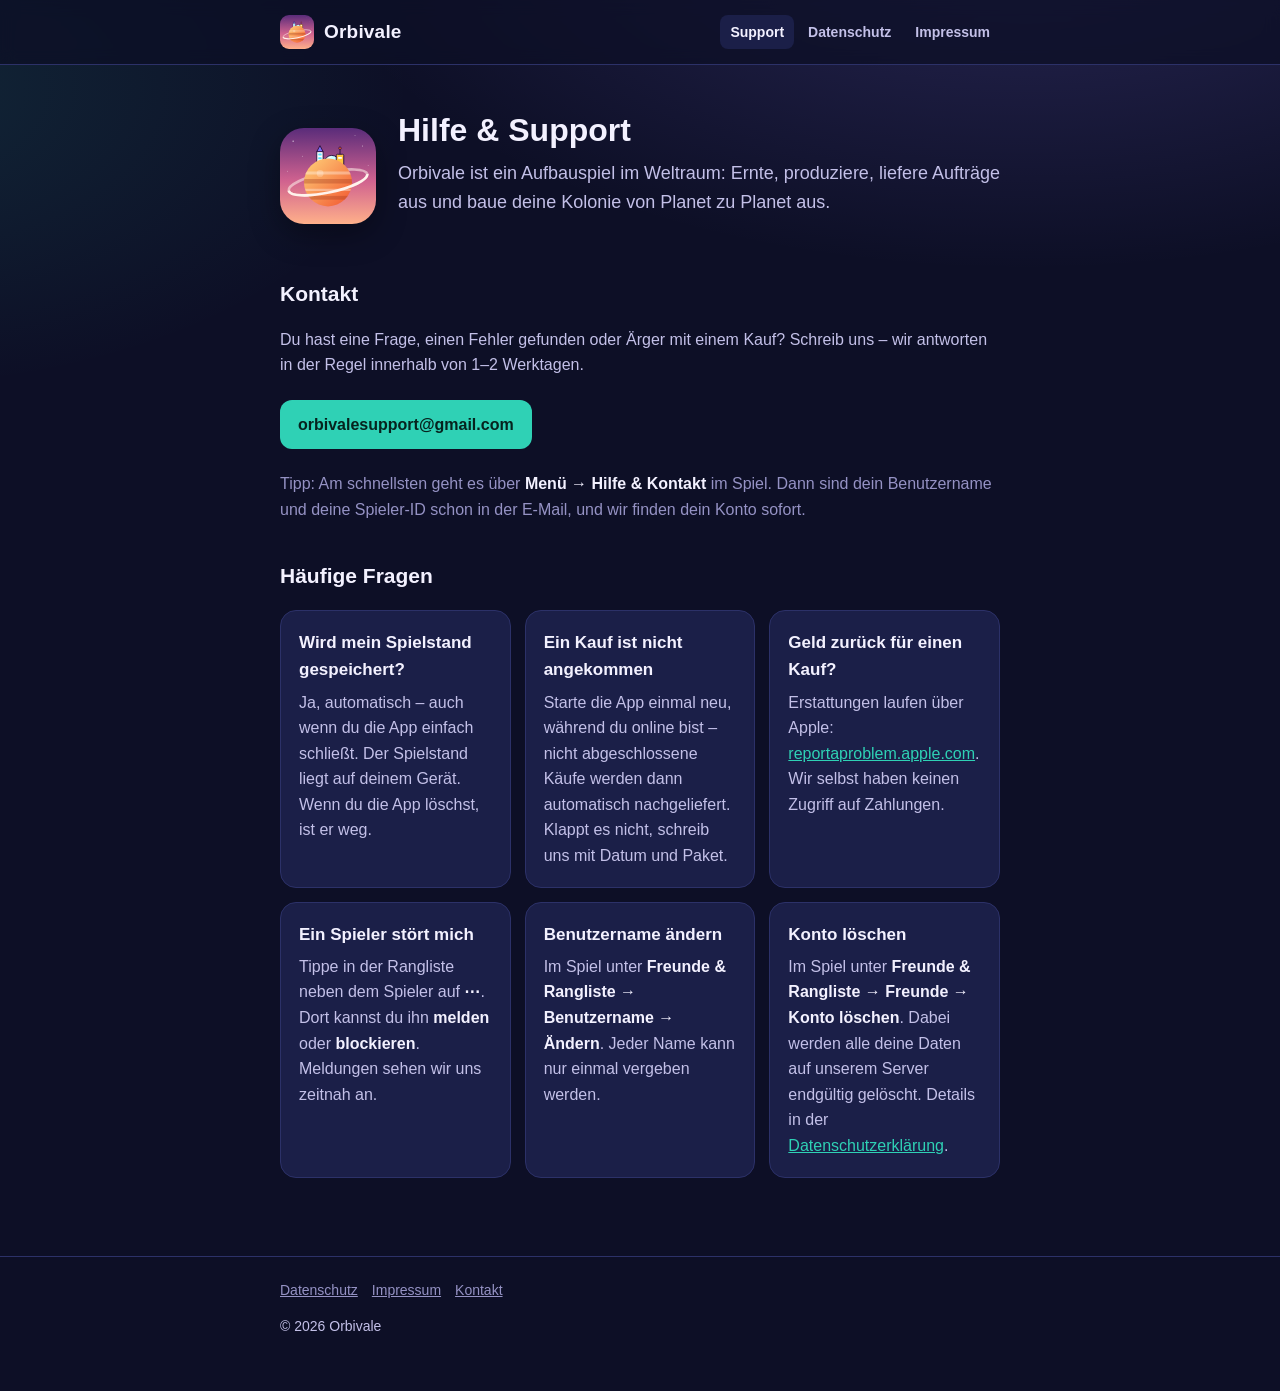
<file: index.html>
<!doctype html>
<html lang="de">
<head>
<meta charset="utf-8">
<meta name="viewport" content="width=device-width,initial-scale=1">
<title>Orbivale – Hilfe & Support</title>
<meta name="description" content="Orbivale – baue deine eigene Kolonie im Weltraum. Hilfe, Support und Kontakt.">
<link rel="icon" href="favicon.png">
<link rel="apple-touch-icon" href="apple-touch-icon.png">
<link rel="stylesheet" href="style.css">
</head>
<body>
<header><div class="wrap">
  <a class="brand" href="index.html"><img src="logo.svg" alt="">Orbivale</a>
  <nav><a href="index.html" aria-current="page">Support</a><a href="datenschutz.html">Datenschutz</a><a href="impressum.html">Impressum</a></nav>
</div></header>

<main><div class="wrap">
  <div class="hero">
    <img src="logo.svg" alt="Orbivale App-Symbol">
    <div>
      <h1>Hilfe &amp; Support</h1>
      <p class="lead">Orbivale ist ein Aufbauspiel im Weltraum: Ernte, produziere, liefere Aufträge aus und baue deine Kolonie von Planet zu Planet aus.</p>
    </div>
  </div>

  <h2>Kontakt</h2>
  <p>Du hast eine Frage, einen Fehler gefunden oder Ärger mit einem Kauf? Schreib uns – wir antworten in der Regel innerhalb von 1–2 Werktagen.</p>
  <p><a class="btn" href="mailto:orbivalesupport@gmail.com?subject=Orbivale%20Support">orbivalesupport@gmail.com</a></p>
  <p class="muted">Tipp: Am schnellsten geht es über <strong>Menü → Hilfe &amp; Kontakt</strong> im Spiel. Dann sind dein Benutzername und deine Spieler-ID schon in der E-Mail, und wir finden dein Konto sofort.</p>

  <h2>Häufige Fragen</h2>
  <div class="cards">
    <div class="card"><h3>Wird mein Spielstand gespeichert?</h3><p>Ja, automatisch – auch wenn du die App einfach schließt. Der Spielstand liegt auf deinem Gerät. Wenn du die App löschst, ist er weg.</p></div>
    <div class="card"><h3>Ein Kauf ist nicht angekommen</h3><p>Starte die App einmal neu, während du online bist – nicht abgeschlossene Käufe werden dann automatisch nachgeliefert. Klappt es nicht, schreib uns mit Datum und Paket.</p></div>
    <div class="card"><h3>Geld zurück für einen Kauf?</h3><p>Erstattungen laufen über Apple: <a href="https://reportaproblem.apple.com" rel="noopener">reportaproblem.apple.com</a>. Wir selbst haben keinen Zugriff auf Zahlungen.</p></div>
    <div class="card"><h3>Ein Spieler stört mich</h3><p>Tippe in der Rangliste neben dem Spieler auf <strong>⋯</strong>. Dort kannst du ihn <strong>melden</strong> oder <strong>blockieren</strong>. Meldungen sehen wir uns zeitnah an.</p></div>
    <div class="card"><h3>Benutzername ändern</h3><p>Im Spiel unter <strong>Freunde &amp; Rangliste → Benutzername → Ändern</strong>. Jeder Name kann nur einmal vergeben werden.</p></div>
    <div class="card"><h3>Konto löschen</h3><p>Im Spiel unter <strong>Freunde &amp; Rangliste → Freunde → Konto löschen</strong>. Dabei werden alle deine Daten auf unserem Server endgültig gelöscht. Details in der <a href="datenschutz.html">Datenschutzerklärung</a>.</p></div>
  </div>
</div></main>

<footer><div class="wrap">
  <a href="datenschutz.html">Datenschutz</a><a href="impressum.html">Impressum</a><a href="mailto:orbivalesupport@gmail.com">Kontakt</a>
  <p>© 2026 Orbivale</p>
</div></footer>
</body>
</html>
</file>
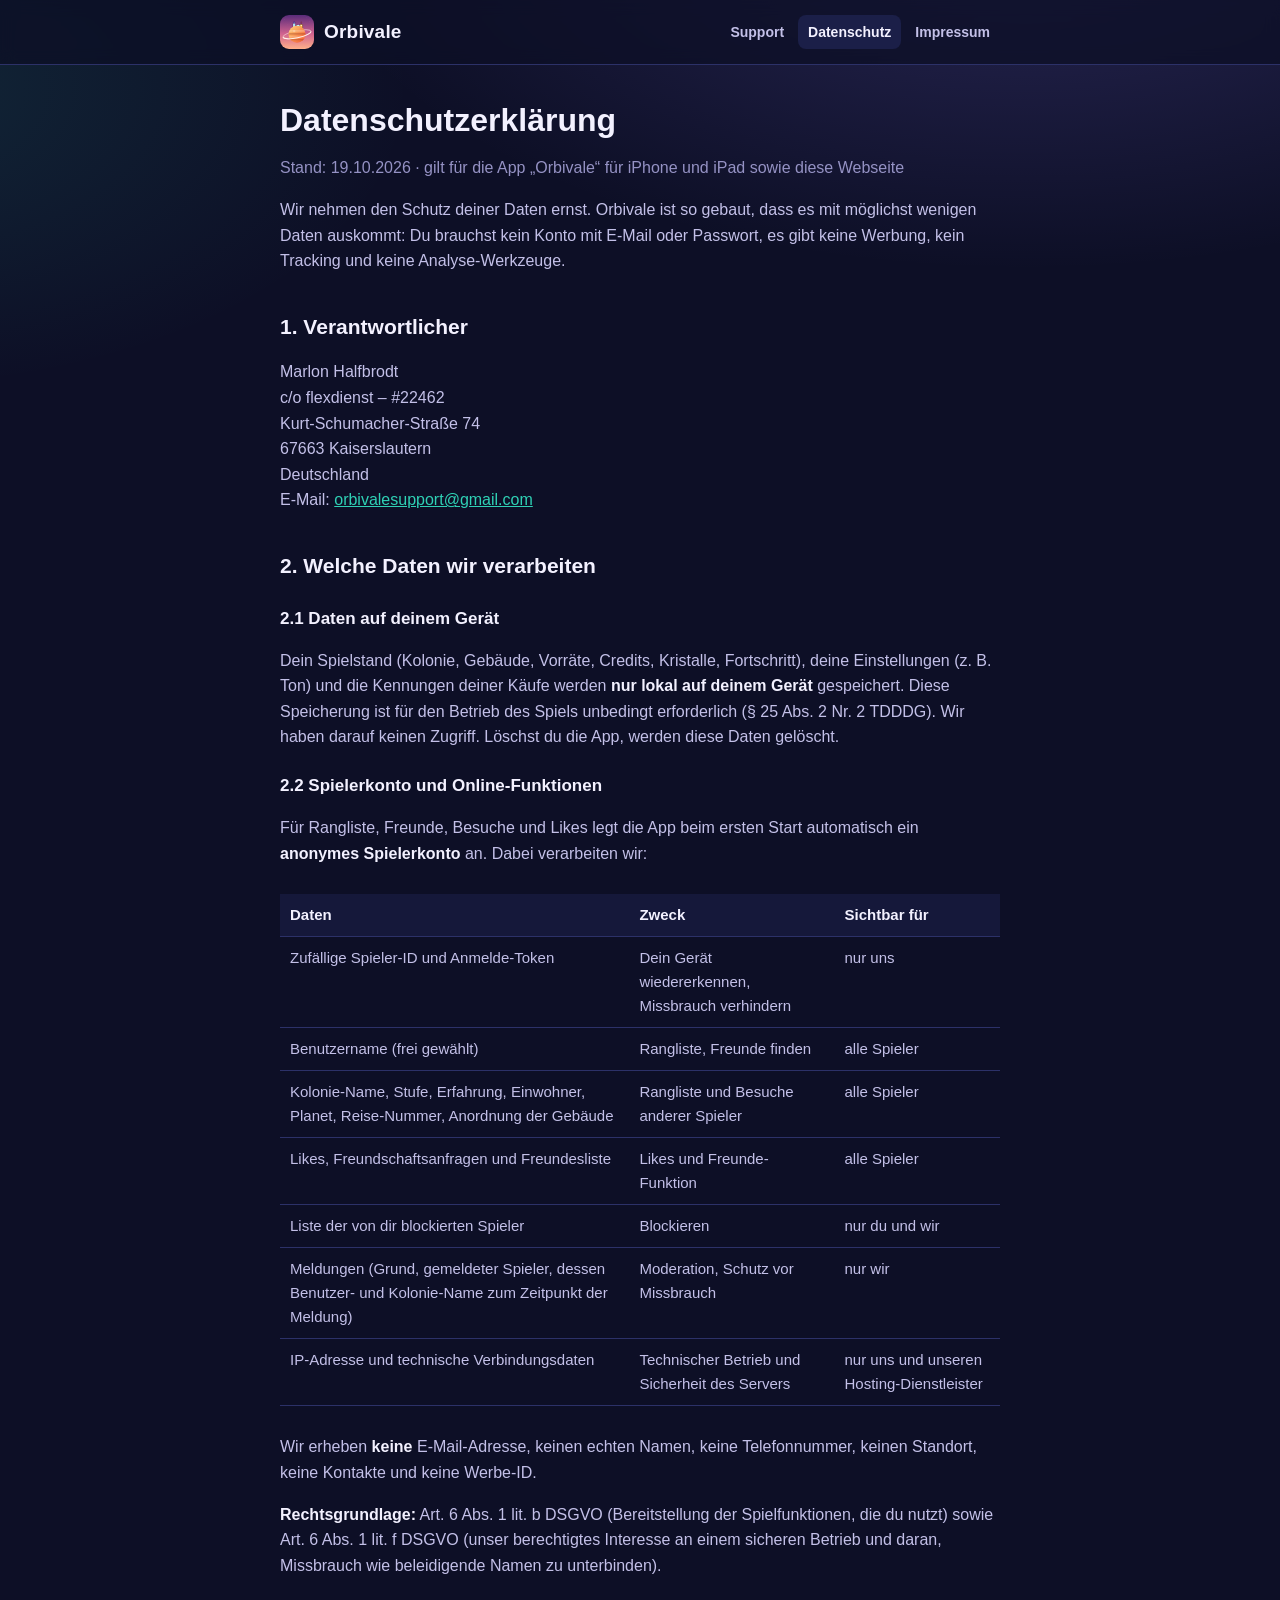
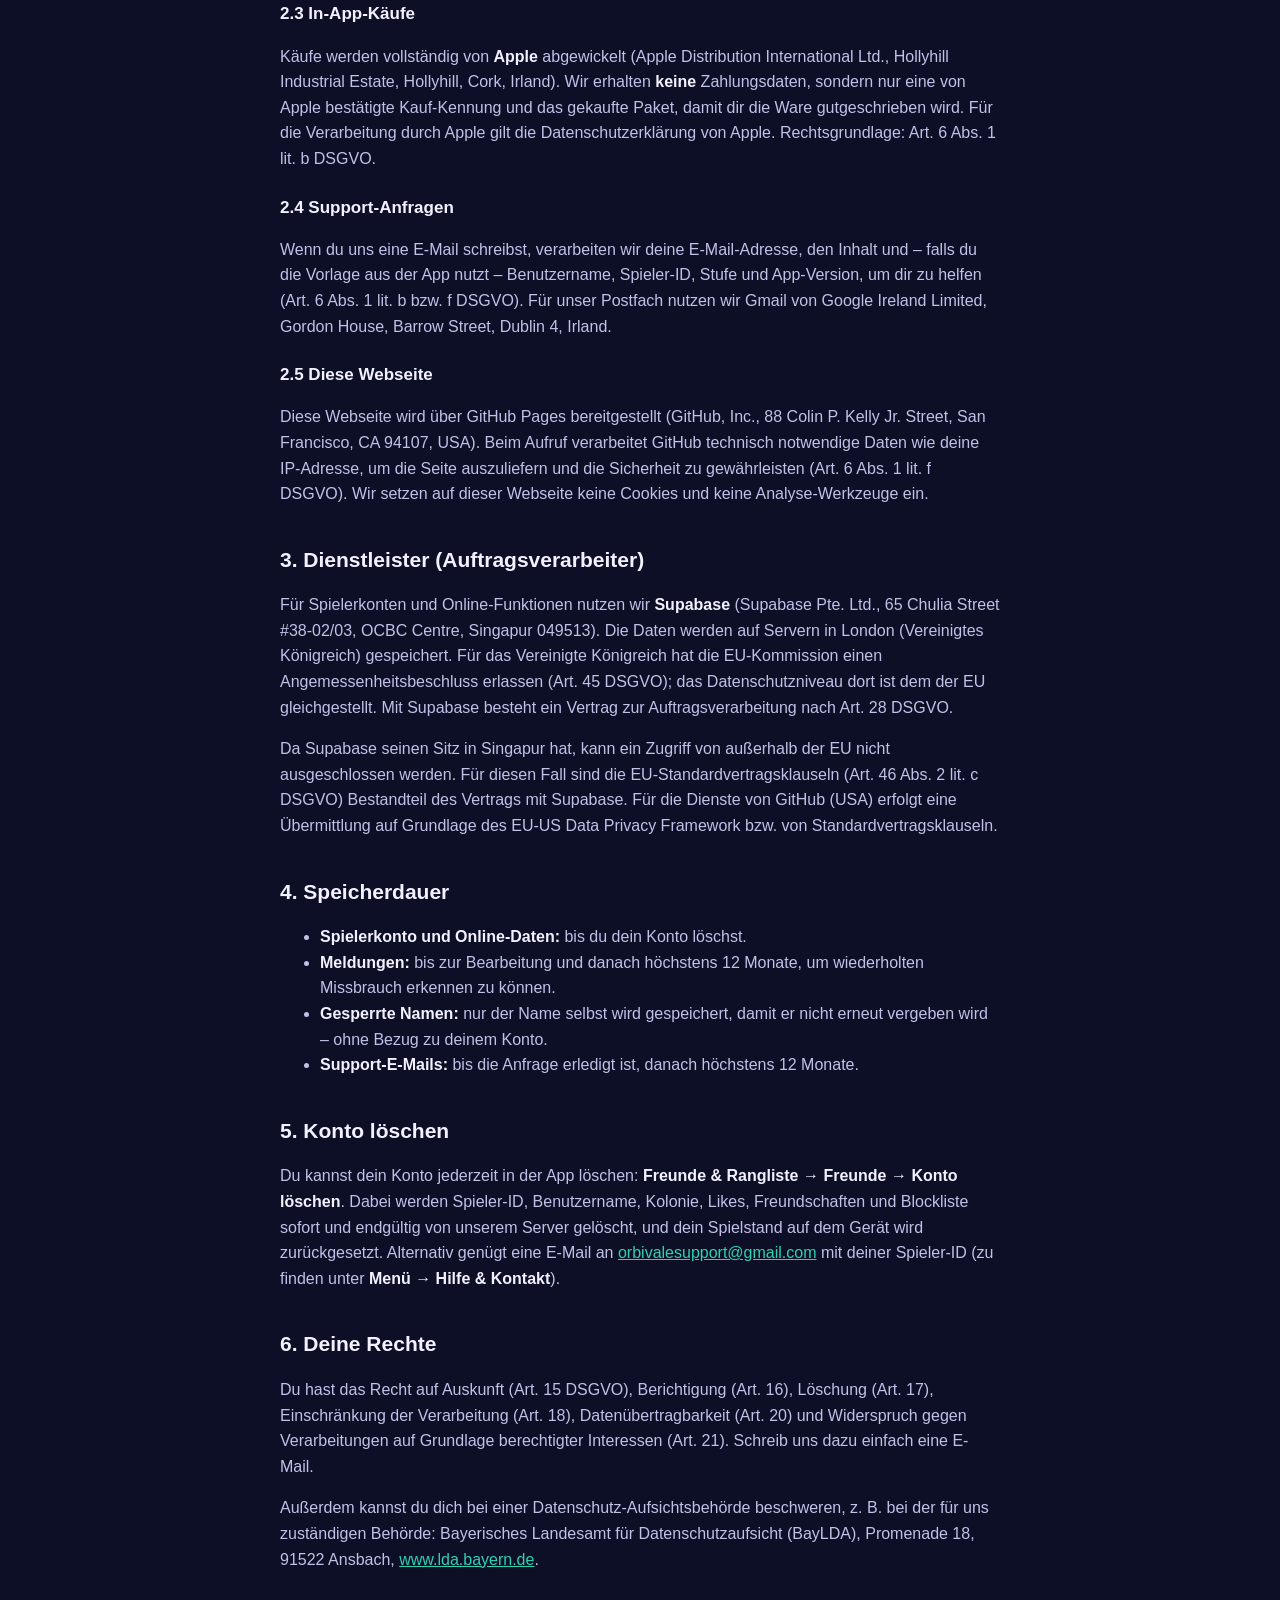
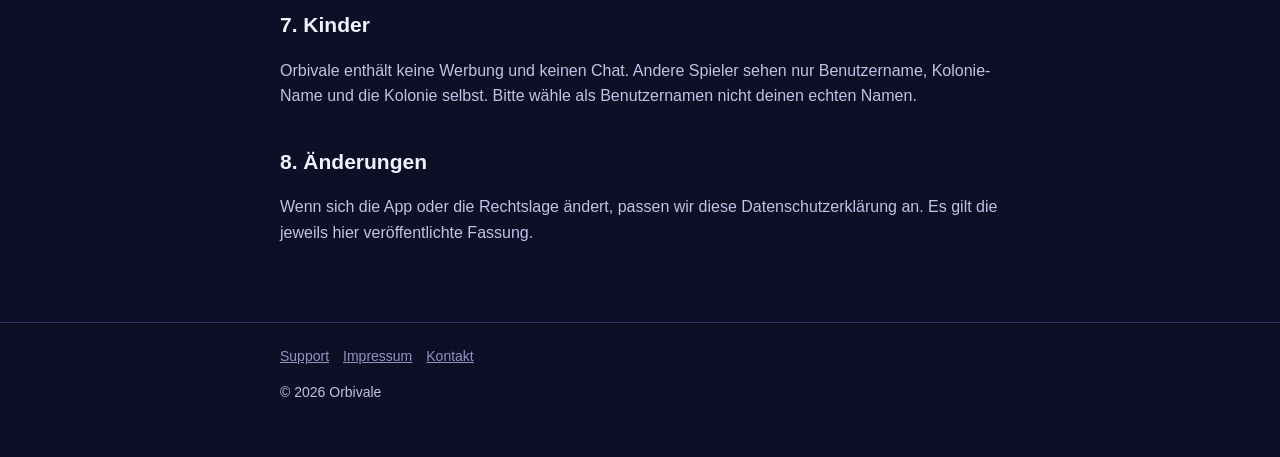
<file: datenschutz.html>
<!doctype html>
<html lang="de">
<head>
<meta charset="utf-8">
<meta name="viewport" content="width=device-width,initial-scale=1">
<title>Orbivale – Datenschutzerklärung</title>
<meta name="description" content="Datenschutzerklärung für die App Orbivale.">
<link rel="icon" href="favicon.png">
<link rel="apple-touch-icon" href="apple-touch-icon.png">
<link rel="stylesheet" href="style.css">
</head>
<body>
<header><div class="wrap">
  <a class="brand" href="index.html"><img src="logo.svg" alt="">Orbivale</a>
  <nav><a href="index.html">Support</a><a href="datenschutz.html" aria-current="page">Datenschutz</a><a href="impressum.html">Impressum</a></nav>
</div></header>

<main><div class="wrap">
  <h1>Datenschutzerklärung</h1>
  <p class="muted">Stand: 19.10.2026 · gilt für die App „Orbivale“ für iPhone und iPad sowie diese Webseite</p>

  <p>Wir nehmen den Schutz deiner Daten ernst. Orbivale ist so gebaut, dass es mit möglichst wenigen Daten auskommt: Du brauchst kein Konto mit E-Mail oder Passwort, es gibt keine Werbung, kein Tracking und keine Analyse-Werkzeuge.</p>

  <h2>1. Verantwortlicher</h2>
  <p>Marlon Halfbrodt<br>
  c/o flexdienst – #22462<br>
  Kurt-Schumacher-Straße 74<br>
  67663 Kaiserslautern<br>
  Deutschland<br>
  E-Mail: <a href="mailto:orbivalesupport@gmail.com">orbivalesupport@gmail.com</a></p>

  <h2>2. Welche Daten wir verarbeiten</h2>

  <h3>2.1 Daten auf deinem Gerät</h3>
  <p>Dein Spielstand (Kolonie, Gebäude, Vorräte, Credits, Kristalle, Fortschritt), deine Einstellungen (z.&nbsp;B. Ton) und die Kennungen deiner Käufe werden <strong>nur lokal auf deinem Gerät</strong> gespeichert. Diese Speicherung ist für den Betrieb des Spiels unbedingt erforderlich (§&nbsp;25 Abs.&nbsp;2 Nr.&nbsp;2 TDDDG). Wir haben darauf keinen Zugriff. Löschst du die App, werden diese Daten gelöscht.</p>

  <h3>2.2 Spielerkonto und Online-Funktionen</h3>
  <p>Für Rangliste, Freunde, Besuche und Likes legt die App beim ersten Start automatisch ein <strong>anonymes Spielerkonto</strong> an. Dabei verarbeiten wir:</p>
  <div class="tablewrap"><table>
    <tr><th>Daten</th><th>Zweck</th><th>Sichtbar für</th></tr>
    <tr><td>Zufällige Spieler-ID und Anmelde-Token</td><td>Dein Gerät wiedererkennen, Missbrauch verhindern</td><td>nur uns</td></tr>
    <tr><td>Benutzername (frei gewählt)</td><td>Rangliste, Freunde finden</td><td>alle Spieler</td></tr>
    <tr><td>Kolonie-Name, Stufe, Erfahrung, Einwohner, Planet, Reise-Nummer, Anordnung der Gebäude</td><td>Rangliste und Besuche anderer Spieler</td><td>alle Spieler</td></tr>
    <tr><td>Likes, Freundschaftsanfragen und Freundesliste</td><td>Likes und Freunde-Funktion</td><td>alle Spieler</td></tr>
    <tr><td>Liste der von dir blockierten Spieler</td><td>Blockieren</td><td>nur du und wir</td></tr>
    <tr><td>Meldungen (Grund, gemeldeter Spieler, dessen Benutzer- und Kolonie-Name zum Zeitpunkt der Meldung)</td><td>Moderation, Schutz vor Missbrauch</td><td>nur wir</td></tr>
    <tr><td>IP-Adresse und technische Verbindungsdaten</td><td>Technischer Betrieb und Sicherheit des Servers</td><td>nur uns und unseren Hosting-Dienstleister</td></tr>
  </table></div>
  <p>Wir erheben <strong>keine</strong> E-Mail-Adresse, keinen echten Namen, keine Telefonnummer, keinen Standort, keine Kontakte und keine Werbe-ID.</p>
  <p><strong>Rechtsgrundlage:</strong> Art.&nbsp;6 Abs.&nbsp;1 lit.&nbsp;b DSGVO (Bereitstellung der Spielfunktionen, die du nutzt) sowie Art.&nbsp;6 Abs.&nbsp;1 lit.&nbsp;f DSGVO (unser berechtigtes Interesse an einem sicheren Betrieb und daran, Missbrauch wie beleidigende Namen zu unterbinden).</p>

  <h3>2.3 In-App-Käufe</h3>
  <p>Käufe werden vollständig von <strong>Apple</strong> abgewickelt (Apple Distribution International Ltd., Hollyhill Industrial Estate, Hollyhill, Cork, Irland). Wir erhalten <strong>keine</strong> Zahlungsdaten, sondern nur eine von Apple bestätigte Kauf-Kennung und das gekaufte Paket, damit dir die Ware gutgeschrieben wird. Für die Verarbeitung durch Apple gilt die Datenschutzerklärung von Apple. Rechtsgrundlage: Art.&nbsp;6 Abs.&nbsp;1 lit.&nbsp;b DSGVO.</p>

  <h3>2.4 Support-Anfragen</h3>
  <p>Wenn du uns eine E-Mail schreibst, verarbeiten wir deine E-Mail-Adresse, den Inhalt und – falls du die Vorlage aus der App nutzt – Benutzername, Spieler-ID, Stufe und App-Version, um dir zu helfen (Art.&nbsp;6 Abs.&nbsp;1 lit.&nbsp;b bzw. f DSGVO). Für unser Postfach nutzen wir Gmail von Google Ireland Limited, Gordon House, Barrow Street, Dublin 4, Irland.</p>

  <h3>2.5 Diese Webseite</h3>
  <p>Diese Webseite wird über GitHub Pages bereitgestellt (GitHub, Inc., 88 Colin P. Kelly Jr. Street, San Francisco, CA 94107, USA). Beim Aufruf verarbeitet GitHub technisch notwendige Daten wie deine IP-Adresse, um die Seite auszuliefern und die Sicherheit zu gewährleisten (Art.&nbsp;6 Abs.&nbsp;1 lit.&nbsp;f DSGVO). Wir setzen auf dieser Webseite keine Cookies und keine Analyse-Werkzeuge ein.</p>

  <h2>3. Dienstleister (Auftragsverarbeiter)</h2>
  <p>Für Spielerkonten und Online-Funktionen nutzen wir <strong>Supabase</strong> (Supabase Pte. Ltd., 65 Chulia Street #38-02/03, OCBC Centre, Singapur 049513). Die Daten werden auf Servern in London (Vereinigtes Königreich) gespeichert. Für das Vereinigte Königreich hat die EU-Kommission einen Angemessenheitsbeschluss erlassen (Art.&nbsp;45 DSGVO); das Datenschutzniveau dort ist dem der EU gleichgestellt. Mit Supabase besteht ein Vertrag zur Auftragsverarbeitung nach Art.&nbsp;28 DSGVO.</p>
  <p>Da Supabase seinen Sitz in Singapur hat, kann ein Zugriff von außerhalb der EU nicht ausgeschlossen werden. Für diesen Fall sind die EU-Standardvertragsklauseln (Art.&nbsp;46 Abs.&nbsp;2 lit.&nbsp;c DSGVO) Bestandteil des Vertrags mit Supabase. Für die Dienste von GitHub (USA) erfolgt eine Übermittlung auf Grundlage des EU-US Data Privacy Framework bzw. von Standardvertragsklauseln.</p>

  <h2>4. Speicherdauer</h2>
  <ul>
    <li><strong>Spielerkonto und Online-Daten:</strong> bis du dein Konto löschst.</li>
    <li><strong>Meldungen:</strong> bis zur Bearbeitung und danach höchstens 12 Monate, um wiederholten Missbrauch erkennen zu können.</li>
    <li><strong>Gesperrte Namen:</strong> nur der Name selbst wird gespeichert, damit er nicht erneut vergeben wird – ohne Bezug zu deinem Konto.</li>
    <li><strong>Support-E-Mails:</strong> bis die Anfrage erledigt ist, danach höchstens 12 Monate.</li>
  </ul>

  <h2>5. Konto löschen</h2>
  <p>Du kannst dein Konto jederzeit in der App löschen: <strong>Freunde &amp; Rangliste → Freunde → Konto löschen</strong>. Dabei werden Spieler-ID, Benutzername, Kolonie, Likes, Freundschaften und Blockliste sofort und endgültig von unserem Server gelöscht, und dein Spielstand auf dem Gerät wird zurückgesetzt. Alternativ genügt eine E-Mail an <a href="mailto:orbivalesupport@gmail.com">orbivalesupport@gmail.com</a> mit deiner Spieler-ID (zu finden unter <strong>Menü → Hilfe &amp; Kontakt</strong>).</p>

  <h2>6. Deine Rechte</h2>
  <p>Du hast das Recht auf Auskunft (Art.&nbsp;15 DSGVO), Berichtigung (Art.&nbsp;16), Löschung (Art.&nbsp;17), Einschränkung der Verarbeitung (Art.&nbsp;18), Datenübertragbarkeit (Art.&nbsp;20) und Widerspruch gegen Verarbeitungen auf Grundlage berechtigter Interessen (Art.&nbsp;21). Schreib uns dazu einfach eine E-Mail.</p>
  <p>Außerdem kannst du dich bei einer Datenschutz-Aufsichtsbehörde beschweren, z.&nbsp;B. bei der für uns zuständigen Behörde: Bayerisches Landesamt für Datenschutzaufsicht (BayLDA), Promenade 18, 91522 Ansbach, <a href="https://www.lda.bayern.de" rel="noopener">www.lda.bayern.de</a>.</p>

  <h2>7. Kinder</h2>
  <p>Orbivale enthält keine Werbung und keinen Chat. Andere Spieler sehen nur Benutzername, Kolonie-Name und die Kolonie selbst. Bitte wähle als Benutzernamen nicht deinen echten Namen.</p>

  <h2>8. Änderungen</h2>
  <p>Wenn sich die App oder die Rechtslage ändert, passen wir diese Datenschutzerklärung an. Es gilt die jeweils hier veröffentlichte Fassung.</p>
</div></main>

<footer><div class="wrap">
  <a href="index.html">Support</a><a href="impressum.html">Impressum</a><a href="mailto:orbivalesupport@gmail.com">Kontakt</a>
  <p>© 2026 Orbivale</p>
</div></footer>
</body>
</html>
</file>
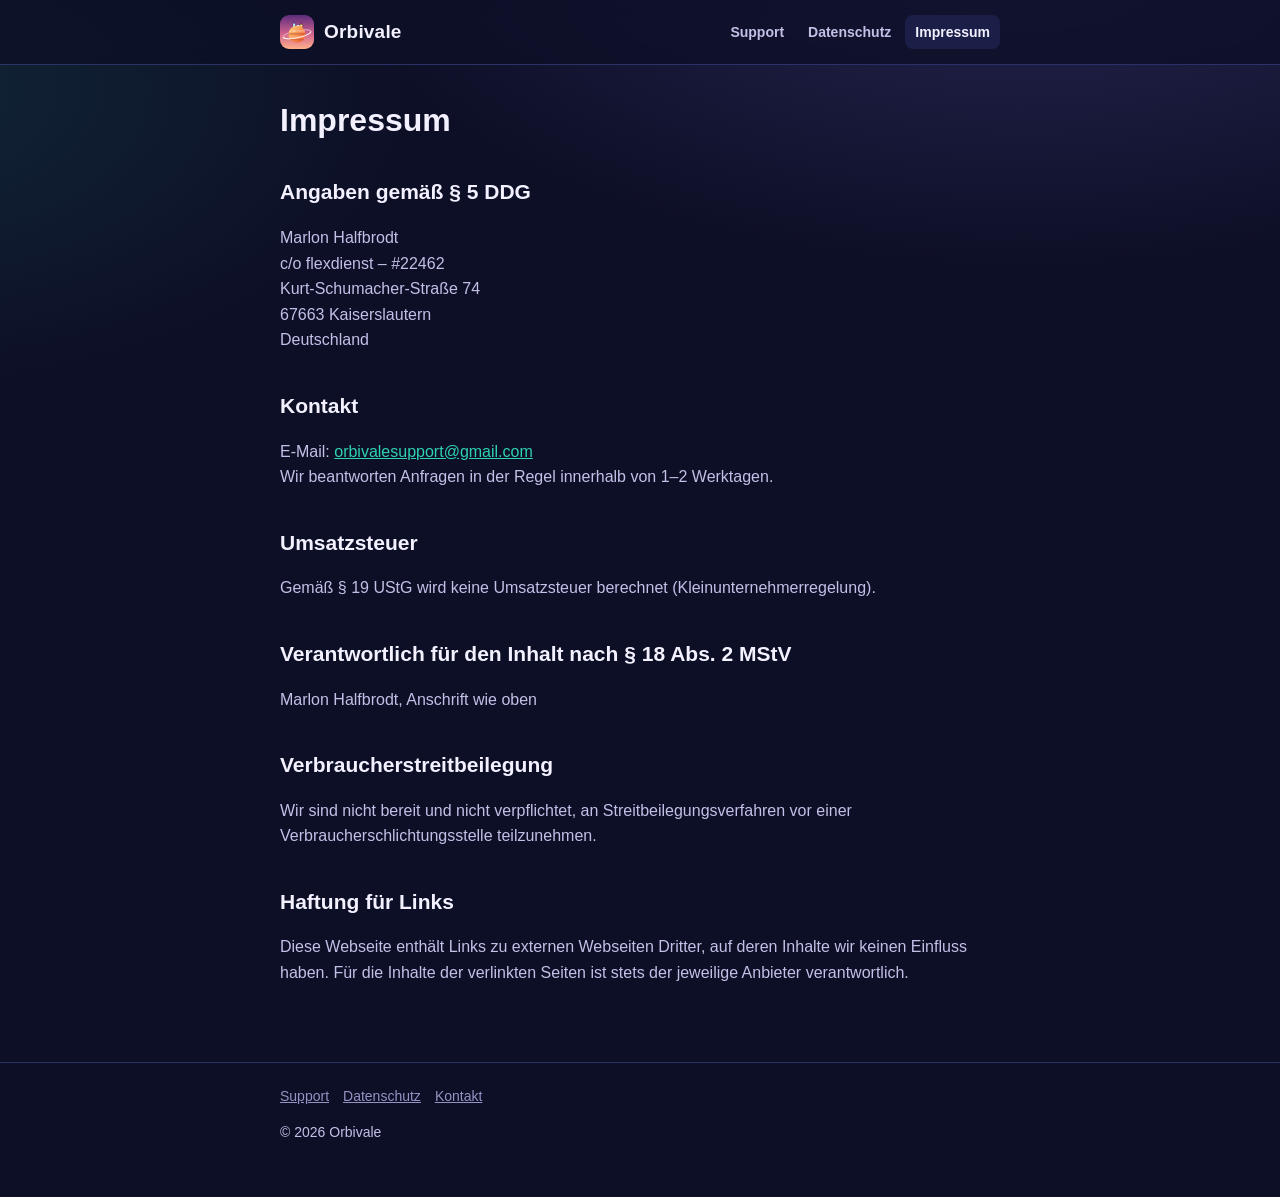
<file: impressum.html>
<!doctype html>
<html lang="de">
<head>
<meta charset="utf-8">
<meta name="viewport" content="width=device-width,initial-scale=1">
<title>Orbivale – Impressum</title>
<meta name="description" content="Impressum der App Orbivale.">
<link rel="icon" href="favicon.png">
<link rel="apple-touch-icon" href="apple-touch-icon.png">
<link rel="stylesheet" href="style.css">
</head>
<body>
<header><div class="wrap">
  <a class="brand" href="index.html"><img src="logo.svg" alt="">Orbivale</a>
  <nav><a href="index.html">Support</a><a href="datenschutz.html">Datenschutz</a><a href="impressum.html" aria-current="page">Impressum</a></nav>
</div></header>

<main><div class="wrap">
  <h1>Impressum</h1>

  <h2>Angaben gemäß § 5 DDG</h2>
  <p>Marlon Halfbrodt<br>
  c/o flexdienst – #22462<br>
  Kurt-Schumacher-Straße 74<br>
  67663 Kaiserslautern<br>
  Deutschland</p>

  <h2>Kontakt</h2>
  <p>E-Mail: <a href="mailto:orbivalesupport@gmail.com">orbivalesupport@gmail.com</a><br>
  Wir beantworten Anfragen in der Regel innerhalb von 1–2 Werktagen.</p>

  <h2>Umsatzsteuer</h2>
  <p>Gemäß § 19 UStG wird keine Umsatzsteuer berechnet (Kleinunternehmerregelung).</p>

  <h2>Verantwortlich für den Inhalt nach § 18 Abs. 2 MStV</h2>
  <p>Marlon Halfbrodt, Anschrift wie oben</p>

  <h2>Verbraucherstreitbeilegung</h2>
  <p>Wir sind nicht bereit und nicht verpflichtet, an Streitbeilegungsverfahren vor einer Verbraucherschlichtungsstelle teilzunehmen.</p>

  <h2>Haftung für Links</h2>
  <p>Diese Webseite enthält Links zu externen Webseiten Dritter, auf deren Inhalte wir keinen Einfluss haben. Für die Inhalte der verlinkten Seiten ist stets der jeweilige Anbieter verantwortlich.</p>
</div></main>

<footer><div class="wrap">
  <a href="index.html">Support</a><a href="datenschutz.html">Datenschutz</a><a href="mailto:orbivalesupport@gmail.com">Kontakt</a>
  <p>© 2026 Orbivale</p>
</div></footer>
</body>
</html>
</file>
<file: style.css>
:root{
  --bg:#0d0f26;--bg2:#15183a;--card:#1b1f48;--line:#2c3168;
  --ink:#f3f1ff;--ink2:#c3c0e8;--mut:#9592c4;
  --violet:#8b7cff;--teal:#2fd1b5;--gold:#ffc23d;--coral:#ff7a59;
}
*{box-sizing:border-box}
html{-webkit-text-size-adjust:100%}
body{margin:0;background:var(--bg);color:var(--ink);
  font:16px/1.6 -apple-system,BlinkMacSystemFont,"SF Pro Text","Segoe UI",Roboto,Helvetica,Arial,sans-serif;
  background-image:radial-gradient(1200px 600px at 80% -10%,rgba(139,124,255,.22),transparent 60%),radial-gradient(900px 500px at -10% 10%,rgba(47,209,181,.12),transparent 60%);
  background-attachment:fixed}
a{color:var(--teal)}
a:hover{color:#6ff0d8}
.wrap{max-width:760px;margin:0 auto;padding:0 20px}
header{border-bottom:1px solid var(--line);background:rgba(13,15,38,.75);backdrop-filter:blur(8px);-webkit-backdrop-filter:blur(8px);position:sticky;top:0;z-index:2}
header .wrap{display:flex;align-items:center;gap:12px;height:64px}
.brand{display:flex;align-items:center;gap:10px;color:var(--ink);text-decoration:none;font-weight:800;font-size:19px;letter-spacing:.2px}
.brand img{width:34px;height:34px;border-radius:9px}
nav{margin-left:auto;display:flex;gap:4px;flex-wrap:wrap}
nav a{color:var(--ink2);text-decoration:none;font-weight:600;font-size:14px;padding:6px 10px;border-radius:8px}
nav a:hover,nav a[aria-current=page]{background:var(--card);color:var(--ink)}
main{padding:36px 0 60px}
h1{font-size:32px;line-height:1.2;margin:0 0 10px}
h2{font-size:21px;margin:36px 0 8px}
h3{font-size:17px;margin:22px 0 6px}
p,li{color:var(--ink2)}
strong{color:var(--ink)}
.lead{font-size:18px;color:var(--ink2);margin:0 0 24px}
.hero{display:flex;gap:22px;align-items:center;margin:10px 0 28px}
.hero img{width:96px;height:96px;border-radius:24px;box-shadow:0 10px 30px rgba(0,0,0,.35);flex:none}
.cards{display:grid;grid-template-columns:repeat(auto-fit,minmax(210px,1fr));gap:14px;margin:18px 0}
.card{background:var(--card);border:1px solid var(--line);border-radius:16px;padding:18px}
.card h3{margin-top:0}
.card p{margin:0}
.btn{display:inline-block;background:var(--teal);color:#06231e;font-weight:800;text-decoration:none;padding:12px 18px;border-radius:12px;margin:6px 0}
.btn:hover{color:#06231e;filter:brightness(1.08)}
.box{background:var(--bg2);border:1px solid var(--line);border-radius:14px;padding:14px 18px;margin:16px 0}
.todo{background:rgba(255,194,61,.18);color:var(--gold);border:1px dashed rgba(255,194,61,.6);border-radius:6px;padding:0 6px;font-weight:700}
table{width:100%;border-collapse:collapse;margin:12px 0;font-size:15px}
th,td{text-align:left;vertical-align:top;padding:9px 10px;border-bottom:1px solid var(--line)}
th{color:var(--ink);font-weight:700;background:var(--bg2)}
td{color:var(--ink2)}
.tablewrap{overflow-x:auto}
footer{border-top:1px solid var(--line);padding:22px 0 40px;color:var(--mut);font-size:14px}
footer a{color:var(--mut);margin-right:14px}
.muted{color:var(--mut)}
@media (max-width:560px){
  h1{font-size:26px}
  .hero{flex-direction:column;align-items:flex-start}
  header .wrap{height:auto;padding-top:10px;padding-bottom:10px;flex-wrap:wrap}
  nav{margin-left:0;width:100%}
}
</file>
